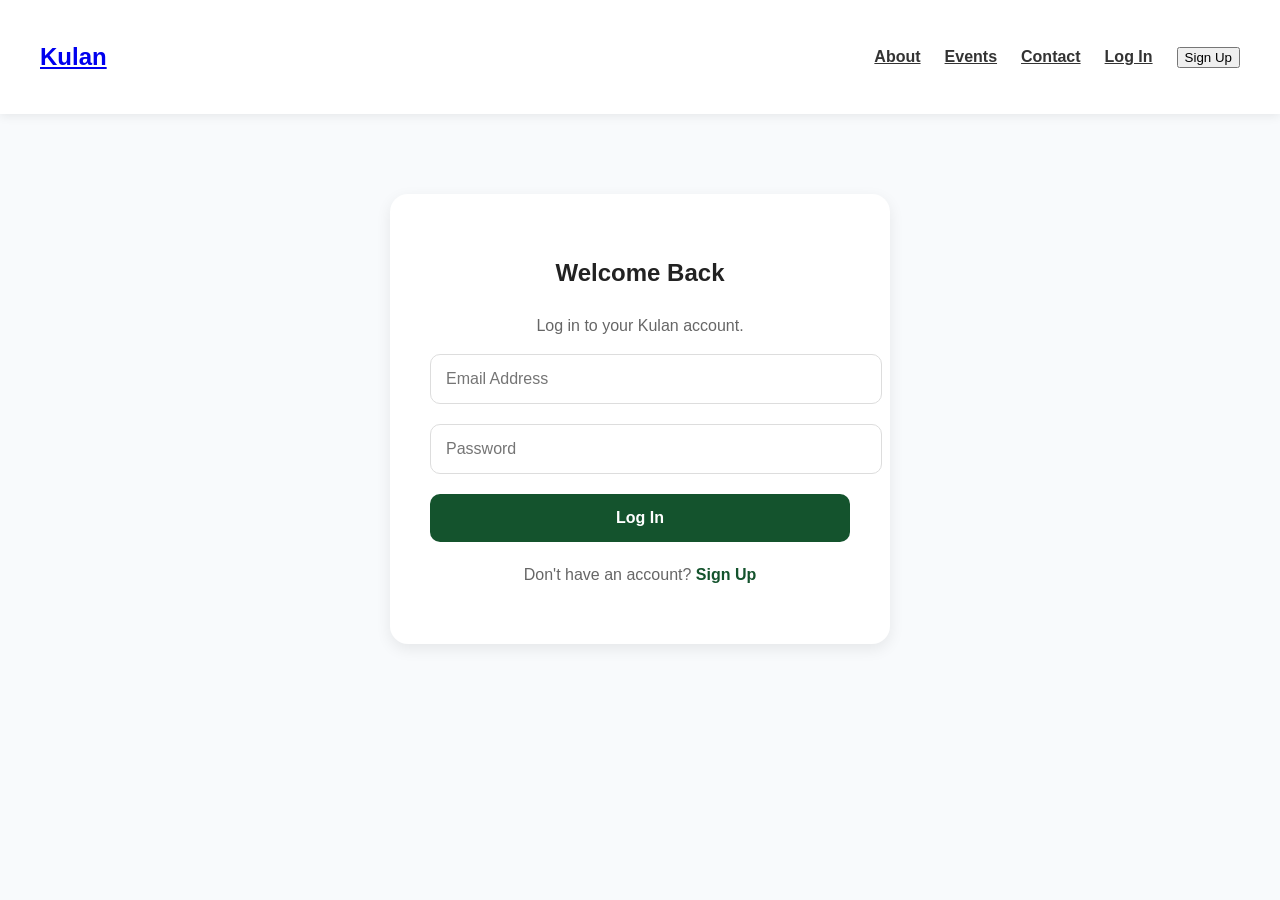
<file: login.html>
<!DOCTYPE html>
<html lang="en">
<head>
    <meta charset="UTF-8">
    <meta name="viewport" content="width=device-width, initial-scale=1.0">
    <title>Log In | Kulan</title>

    <link rel="stylesheet" href="css/style.css">
</head>
<body>

    <!-- Navigation -->
    <header>
        <nav>
            <h2><a href="index.html">Kulan</a></h2>

            <div class="nav-buttons">
                <a href="about.html">About</a>
                <a href="events.html">Events</a>
                <a href="contact.html">Contact</a>
                <a href="login.html">Log In</a>
                <button onclick="location.href='signup.html'">
                    Sign Up
                </button>
            </div>
        </nav>
    </header>

    <!-- Login Section -->
    <section class="auth">

        <div class="auth-card">

            <h1>Welcome Back</h1>

            <p>Log in to your Kulan account.</p>

            <form>

                <input
                    type="email"
                    placeholder="Email Address"
                    required
                >

                <input
                    type="password"
                    placeholder="Password"
                    required
                >

                <button type="submit">
                    Log In
                </button>

            </form>
<p class="signup-text">
    Don't have an account?
    <a href="signup.html">Sign Up</a>
</p>
        </div>

    </section>

</body>
</html>
</file>
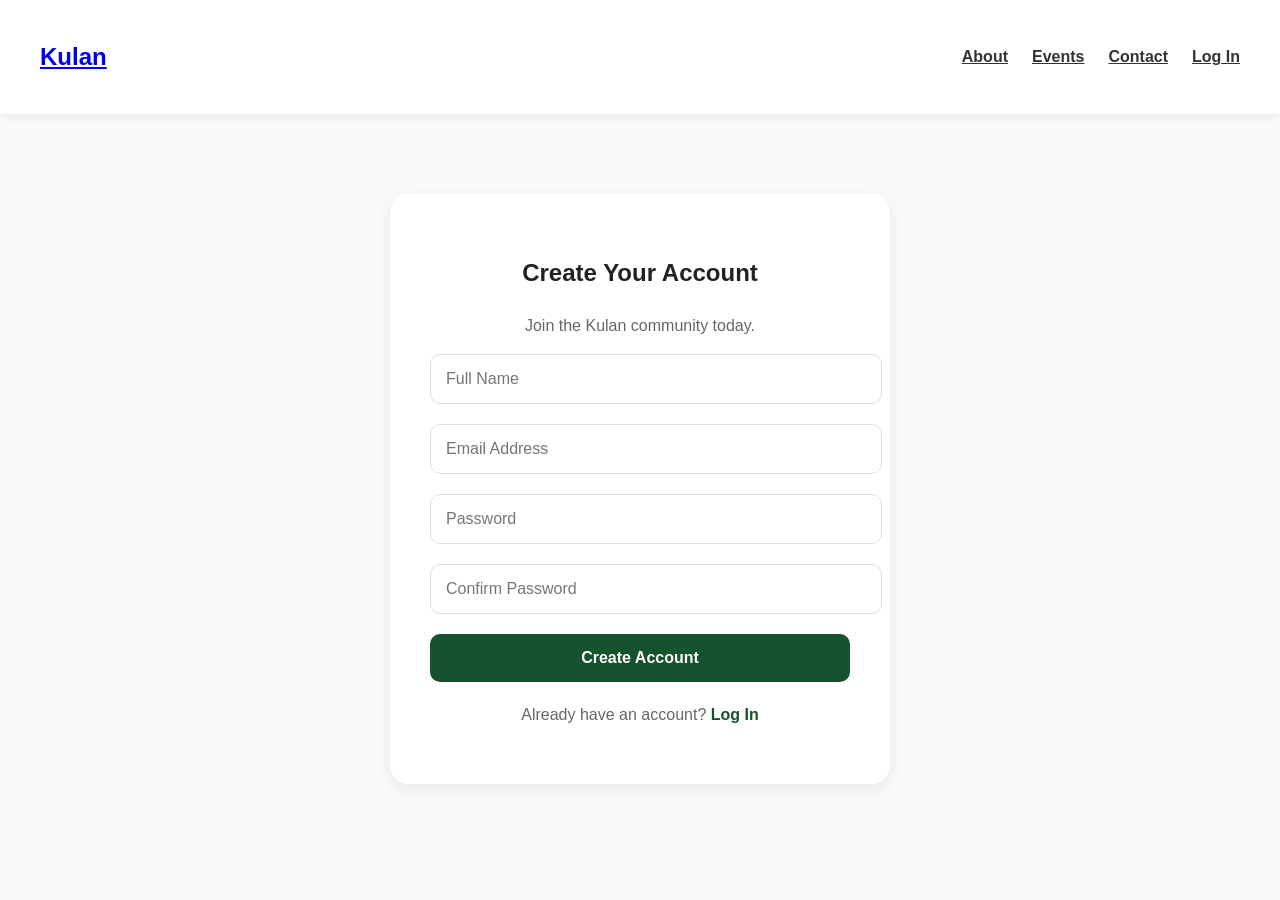
<file: signup.html>
<!DOCTYPE html>
<html lang="en">
<head>
    <meta charset="UTF-8">
    <meta name="viewport" content="width=device-width, initial-scale=1.0">
    <title>Sign Up | Kulan</title>

    <link rel="stylesheet" href="css/style.css">
</head>
<body>

<header>
    <nav>

        <h2><a href="index.html">Kulan</a></h2>

        <div class="nav-buttons">
            <a href="about.html">About</a>
            <a href="events.html">Events</a>
            <a href="contact.html">Contact</a>
            <a href="login.html">Log In</a>
        </div>

    </nav>
</header>

<section class="auth">

    <div class="auth-card">

        <h1>Create Your Account</h1>

        <p>Join the Kulan community today.</p>

        <form>

            <input
                type="text"
                placeholder="Full Name"
                required
            >

            <input
                type="email"
                placeholder="Email Address"
                required
            >

            <input
                type="password"
                placeholder="Password"
                required
            >

            <input
                type="password"
                placeholder="Confirm Password"
                required
            >

            <button type="submit">
                Create Account
            </button>

        </form>

        <p>
            Already have an account?
            <a href="login.html">Log In</a>
        </p>

    </div>

</section>

</body>
</html>
</file>
<file: css/style.css>
/* Reset */
html {
    scroll-behavior: smooth;
}
body {
    margin: 0;
    padding: 0;
    min-height: 100vh;
    font-family: Arial, Helvetica, sans-serif;
    font-size: 16px;
    line-height: 1.6;
    color: #222;
    background: #f8fafc;
    overflow-x: hidden;
}
/* =========================================
   HEADER & NAVIGATION
========================================= */

header {
    position: sticky;
    top: 0;
    z-index: 1000;
    background: #fff;
    box-shadow: 0 2px 10px rgba(0, 0, 0, 0.08);
}

nav {
    max-width: 1200px;
    margin: 0 auto;
    padding: 18px 24px;

    display: flex;
    justify-content: space-between;
    align-items: center;
    gap: 30px;
}

.logo {
    font-size: 2rem;
    font-weight: 700;
    color: #14532d;
}

.search-box {
    flex: 1;
}

.search-box input {
    width: 100%;
    padding: 14px 18px;
    border: 1px solid #ddd;
    border-radius: 30px;
    font-size: 16px;
    outline: none;
}

.search-box input:focus {
    border-color: #14532d;
}

.nav-buttons {
    display: flex;
    align-items: center;
    gap: 24px;
}

.nav-buttons a {
    color: #333;
    font-weight: 600;
    transition: color 0.3s ease;
}

.nav-buttons a:hover {
    color: #14532d;
}

.signup-btn {
    padding: 12px 24px;
    border: none;
    border-radius: 999px;
    background: #14532d;
    color: #fff;
    font-weight: 600;
    cursor: pointer;
    transition: 0.3s ease;
}

.signup-btn:hover {
    background: #166534;
}

/* Hamburger Button */

.menu-btn {
    display: none;
    background: none;
    border: none;
    font-size: 2rem;
    cursor: pointer;
    color: #14532d;
}

/* Mobile Menu */

.mobile-menu {
    display: none;
    position: absolute;
    top: 80px;
    right: 20px;

    width: 220px;
    background: #fff;
    border-radius: 12px;
    box-shadow: 0 10px 30px rgba(0,0,0,.15);

    padding: 12px;
}

.mobile-menu.show {
    display: flex;
    flex-direction: column;
    gap: 10px;
}

.mobile-menu a {
    padding: 12px 16px;
    border-radius: 10px;
    color: #333;
    transition: 0.3s;
}

.mobile-menu a:hover {
    background: #f3f4f6;
    color: #14532d;
}
/* =========================================
   HERO
========================================= */

.hero {
    max-width: 1200px;
    width: 90%;
    margin: 70px auto;

    display: grid;
    grid-template-columns: 1fr 1fr;
    align-items: center;
    gap: 60px;
}

.hero-content h1 {
    font-size: 3.8rem;
    line-height: 1.1;
    color: #14532d;
    margin-bottom: 20px;
}

.hero-content p {
    font-size: 1.15rem;
    color: #555;
    line-height: 1.7;
    margin-bottom: 30px;
}

.join-btn {
    display: inline-block;
    padding: 15px 36px;
    background: #14532d;
    color: #fff;
    text-decoration: none;
    border: none;
    border-radius: 50px;
    font-size: 17px;
    font-weight: 600;
    cursor: pointer;
    transition: .3s ease;
}

.join-btn:hover {
    background: #166534;
    transform: translateY(-3px);
    box-shadow: 0 10px 20px rgba(20,83,45,.25);
}

.hero-images {
    display: grid;
    grid-template-columns: repeat(2,1fr);
    gap: 18px;
}

.hero-images img {
    width: 100%;
    height: 240px;
    object-fit: cover;
    border-radius: 20px;
    transition: .3s;
}

.hero-images img:hover {
    transform: scale(1.03);
}
/* ==========================
   Events
========================== */

.online-grid,
.event-grid{
    display:grid;
    grid-template-columns:repeat(auto-fit, minmax(300px,1fr));
    gap:24px;
}

.section-header{
    display:flex;
    justify-content:space-between;
    align-items:center;
    margin-bottom:30px;
}

.section-header a{
    text-decoration:none;
    color:#14532d;
    font-weight:600;
}

.event-grid,
.online-grid{
    display:grid;
    grid-template-columns:repeat(auto-fit, minmax(320px, 1fr));
    gap:24px;
}
.event-card{
    background:#fff;
    border-radius:20px;
    overflow:hidden;
    box-shadow:0 8px 20px rgba(0,0,0,.08);

    display:flex;
    flex-direction:column;
}

.event-info{
    padding:24px;
    display:flex;
    flex-direction:column;
    flex:1;
}

.event-card img {
    width: 100%;
    height: 220px;
    object-fit: cover;
    display: block;
    border-radius: 20px 20px 0 0;
}


.badge{
    display:inline-block;
    align-self:flex-start;
    background:#14532d;
    color:#fff;
    padding:8px 18px;
    border-radius:999px;
    font-size:14px;
    font-weight:600;

    margin-top:15px;
    margin-bottom:18px;
}

.event-card h3{
    font-size:24px;
    margin-bottom:12px;
}

.event-card p{
    color:#555;
    line-height:1.6;
    margin-bottom:10px;
}

.event-card small{
    color:#777;
    margin-bottom:18px;
}



.signup-btn{
    background:#14532d;
    color:#fff;
    border:none;
    padding:12px 24px;
    border-radius:30px;
    cursor:pointer;
    font-weight:600;
    transition:.3s;
}

.signup-btn:hover{
    background:#166534;
}
/* Join Banner */

.join-banner{
    padding:30px 20px;
    border-radius:16px;
}

.join-content{
    flex-direction:column;
    align-items:center;
    text-align:center;
    gap:20px;
}

.join-content h2{
    font-size:28px;
    margin-bottom:12px;
}

.join-content p{
    font-size:16px;
    line-height:1.6;
    max-width:100%;
}
.join-kulan-btn{
    display: inline-block;
    margin: 10px 0 35px;   /* 20px above, 35px below */
    padding: 14px 38px;
    background: #14532d;
    color: #fff;
    text-decoration: none;
    border: none;
    border-radius: 50px;
    font-size: 18px;
    font-weight: 700;
    cursor: pointer;
    transition: 0.3s ease;
}

.join-kulan-btn:hover{
    background: #166534;
    transform: translateY(-3px);
    box-shadow: 0 10px 20px rgba(20,83,45,.25);
}


/* Categories */

.categories {
   max-width:1200px;
width:90%;
    margin: 80px auto;
}

.category-grid {
    display: grid;
    grid-template-columns: repeat(3, 1fr);
    gap: 24px;
}

.category-card {
    background: white;
    border-radius: 18px;
    padding: 35px;
    text-align: center;
    box-shadow: 0 5px 15px rgba(0,0,0,.08);
    transition: .3s ease;
    cursor: pointer;
}

.category-card span {
    font-size: 42px;
}

.category-card h3 {
    margin-top: 18px;
    font-size: 22px;
}

.category-card:hover {
    background: #14532d;
    color: white;
    transform: translateY(-8px);
}

.category-card.active {
    background: #14532d;
    color: white;
}
/* Cities */

.cities {
   max-width:1200px;
width:90%;
    margin: 80px auto;
}

.city-grid {
    display: grid;
    grid-template-columns: repeat(5, 1fr);
    gap: 20px;
}

.city-card {
    background: white;
    border-radius: 18px;
    overflow: hidden;
    box-shadow: 0 5px 15px rgba(0,0,0,.08);
    transition: .3s;
}

.city-card:hover {
    transform: translateY(-6px);
}

.city-card img {
    width: 100%;
    height: 170px;
    object-fit: cover;
    display: block;
}

.city-card h3 {
    padding: 18px 18px 8px;
}

.city-card p {
    padding: 0 18px 20px;
    color: #666;
    line-height: 1.5;
}
.contact-container{
    display:grid;
    grid-template-columns:1fr 2fr;
    gap:40px;
}

.about-story-content{
    display:grid;
    grid-template-columns:1fr 1fr;
    gap:40px;
    align-items:center;
}

.footer-container{
    max-width:1200px;
    width:90%;
    margin:auto;
    display:grid;
    grid-template-columns:2fr 1fr 1fr;
    gap:40px;
    padding:60px 0;
}
/* How It Works */

.how-it-works{
   max-width:1200px;
width:90%;
    margin:80px auto;
}

.steps{
    display:grid;
    grid-template-columns:repeat(3,1fr);
    gap:30px;
}

.step-card{
    background:white;
    padding:40px 30px;
    border-radius:18px;
    text-align:center;
    box-shadow:0 5px 15px rgba(0,0,0,.08);
    transition:.3s;
}

.step-card:hover{
    transform:translateY(-8px);
}

.step-icon{
    font-size:55px;
    margin-bottom:20px;
}

.step-card h3{
    margin-bottom:15px;
}

.step-card p{
    color:#666;
    line-height:1.7;
}
/* Community Stories */

.stories{
    max-width:1200px;
width:90%;
    margin:80px auto;
}

.story-grid{
    display:grid;
    grid-template-columns:repeat(3,1fr);
    gap:30px;
}

.story-card{
    background:white;
    border-radius:18px;
    overflow:hidden;
    box-shadow:0 5px 15px rgba(0,0,0,.08);
    transition:.3s;
}

.story-card:hover{
    transform:translateY(-8px);
}

.story-card img{
    width:100%;
    height:220px;
    object-fit:cover;
    display:block;
}

.story-card h3{
    padding:20px 20px 10px;
}

.story-card p{
    padding:0 20px 20px;
    color:#666;
    line-height:1.7;
}

.story-card a{
    display:inline-block;
    padding:0 20px 20px;
    text-decoration:none;
    color:#14532d;
    font-weight:bold;
}
/* Footer */
footer{
    background:#14532d;
    color:white;
    margin-top:80px;
}

.footer-container{
    max-width:1200px;
    margin:auto;
    display:grid;
    grid-template-columns:repeat(4,1fr);
    gap:40px;
    padding:40px 20px;
}

.footer-column h2,
.footer-column h3{
    margin-bottom:20px;
}
.footer-column p{
    margin:10px 0;
    color:#d1d5db;
    line-height:1.6;
}


.footer-column ul{
    list-style:none;
}

.footer-column li{
    margin-bottom:8px;
}

.footer-column a{
    text-decoration:none;
    color:#d1d5db;
}

.footer-column a:hover{
    color:white;
}

.footer-bottom{
    border-top:1px solid rgba(255,255,255,.2);
    margin-top:30px;
    padding:20px 0;
    text-align:center;
}
/* Modal */

.modal{
    display:none;
    position:fixed;
    inset:0;
    background:rgba(0,0,0,.6);
    justify-content:center;
    align-items:center;
    z-index:2000;
}

.modal-content{
    background:white;
    width:500px;
    max-width:90%;
    border-radius:18px;
    overflow:hidden;
    position:relative;
}

.modal-content img{
    width:100%;
    height:250px;
    object-fit:cover;
}

.modal-content h2{
    padding:20px 20px 10px;
}

.modal-content p{
    padding:0 20px 15px;
    color:#555;
}

.close-modal{
    position:absolute;
    top:15px;
    right:20px;
    font-size:30px;
    cursor:pointer;
    color:white;
}
/* =========================================
   HOW IT WORKS
========================================= */

.steps {
    max-width: 1200px;
    width: 90%;
    margin: 80px auto;
}

.steps-grid {
    display: grid;
    grid-template-columns: repeat(3, 1fr);
    gap: 30px;
}

.step-card {
    background: #fff;
    padding: 35px;
    border-radius: 18px;
    text-align: center;
    box-shadow: 0 5px 15px rgba(0,0,0,.08);
    transition: transform .3s ease;
}

.step-card:hover {
    transform: translateY(-8px);
}

.step-number {
    width: 60px;
    height: 60px;
    margin: 0 auto 15px;
    border-radius: 50%;
    background: #14532d;
    color: #fff;

    display: flex;
    align-items: center;
    justify-content: center;

    font-size: 24px;
    font-weight: bold;
}

.step-icon {
    font-size: 48px;
    margin-bottom: 20px;
}

.step-card h3 {
    margin-bottom: 15px;
}

.step-card p {
    color: #666;
    line-height: 1.7;
}
/* Contact */
.contact{
    max-width:1200px;
    margin:80px auto;
    padding:0 20px;
}

.contact-header{
    text-align:center;
    margin-bottom:50px;
}

.contact-header h2{
    font-size:3rem;
    color:#14532d;
    margin-bottom:15px;
}

.contact-header p{
    max-width:650px;
    margin:auto;
    color:#666;
    font-size:1.1rem;
    line-height:1.7;
}

.contact-container{
    display:grid;
    grid-template-columns:1fr 1fr;
    gap:40px;
}

.contact-info,
.contact-form{
    background:#fff;
    padding:35px;
    border-radius:20px;
    box-shadow:0 10px 25px rgba(0,0,0,.08);
}

.contact-info h3{
    color:#14532d;
    margin-bottom:25px;
    font-size:2rem;
}

.contact-info p{
    margin-bottom:18px;
    color:#555;
    line-height:1.8;
    font-size:1.05rem;
}

.contact-text{
    margin-top:25px;
}

.contact-form input,
.contact-form textarea{
    width:100%;
    padding:15px;
    margin-bottom:18px;
    border:1px solid #ddd;
    border-radius:10px;
    font-size:16px;
    box-sizing:border-box;
}

.contact-form input:focus,
.contact-form textarea:focus{
    outline:none;
    border-color:#14532d;
}

.contact-form button{
    width:100%;
    background:#14532d;
    color:white;
    border:none;
    padding:16px;
    border-radius:10px;
    font-size:17px;
    font-weight:bold;
    cursor:pointer;
    transition:.3s;
}

.contact-form button:hover{
    background:#166534;
}


/* Authentication */

.auth{
  max-width:1200px;
width:90%;
    margin:80px auto;
    display:flex;
    justify-content:center;
}

.auth-card{
    width:420px;
    background:white;
    padding:40px;
    border-radius:18px;
    box-shadow:0 5px 15px rgba(0,0,0,.08);
    text-align:center;
}

.auth-card h1{
    margin-bottom:20px;
}

.auth-card p{
    margin-top:20px;
    color:#666;
}

.auth-card input{
    width:100%;
    padding:15px;
    margin-bottom:20px;
    border:1px solid #ddd;
    border-radius:10px;
    font-size:16px;
}

.auth-card button{
    width:100%;
    padding:15px;
    border:none;
    border-radius:10px;
    background:#14532d;
    color:white;
    font-size:16px;
    font-weight:bold;
    cursor:pointer;
}

.auth-card button:hover{
    background:#166534;
}

.auth-card a{
    color:#14532d;
    font-weight:bold;
    text-decoration:none;
}
/* About Page */

.about-hero{
    max-width:1200px;
width:90%;
    margin:80px auto;
    text-align:center;
}

.about-hero h1{
    font-size:48px;
    margin-bottom:20px;
    color:#14532d;
}

.about-hero p{
    max-width:800px;
    margin:auto;
    line-height:1.8;
    color:#555;
    font-size:18px;
}
/* About Story */

.about-story{
    max-width:1200px;
width:90%;
    margin:80px auto;
}


   
    /* =========================================
   RESPONSIVE DESIGN
========================================= */

@media (max-width: 768px) {

    /* Navigation */

    nav {
        padding: 16px 20px;
    }

    .search-box,
    .nav-buttons {
        display: none;
    }

    .menu-btn {
        display: block;
    }

    /* Hero */

    .hero {
        grid-template-columns: 1fr;
        text-align: center;
        gap: 40px;
    }

    .hero-content h1 {
        font-size: 2.5rem;
    }

    .hero-images {
        grid-template-columns: 1fr;
    }

    .hero-images img {
        height: 220px;
    }

    /* Events */

    .event-grid,
    .online-grid {
        grid-template-columns: 1fr;
    }

    /* Categories */

    .category-grid {
        grid-template-columns: 1fr;
    }

    /* Cities */

    .city-grid {
        grid-template-columns: 1fr;
    }

    /* Steps */

    .steps-grid {
        grid-template-columns: 1fr;
    }

    /* Stories */

    .story-grid {
        grid-template-columns: 1fr;
    }

    /* About */

    .about-story-content {
        grid-template-columns: 1fr;
    }

    /* Contact */

    .contact-container {
        grid-template-columns: 1fr;
    }

    .contact-header h2 {
        font-size: 2.2rem;
    }

    /* Footer */

    .footer-container {
        grid-template-columns: 1fr;
        text-align: center;
    }

    /* Mobile Menu */

    .mobile-menu {
        position: absolute;
        top: 75px;
        right: 20px;
        width: 220px;
        background: #fff;
        border-radius: 12px;
        box-shadow: 0 10px 25px rgba(0,0,0,.15);
        padding: 12px;
    }

    .mobile-menu.show {
        display: flex;
        flex-direction: column;
        gap: 10px;
    }

    .mobile-menu a {
        padding: 12px 16px;
        border-radius: 10px;
        color: #333;
    }

    .mobile-menu a:hover {
        background: #f3f4f6;
        color: #14532d;
    }
}
</file>
